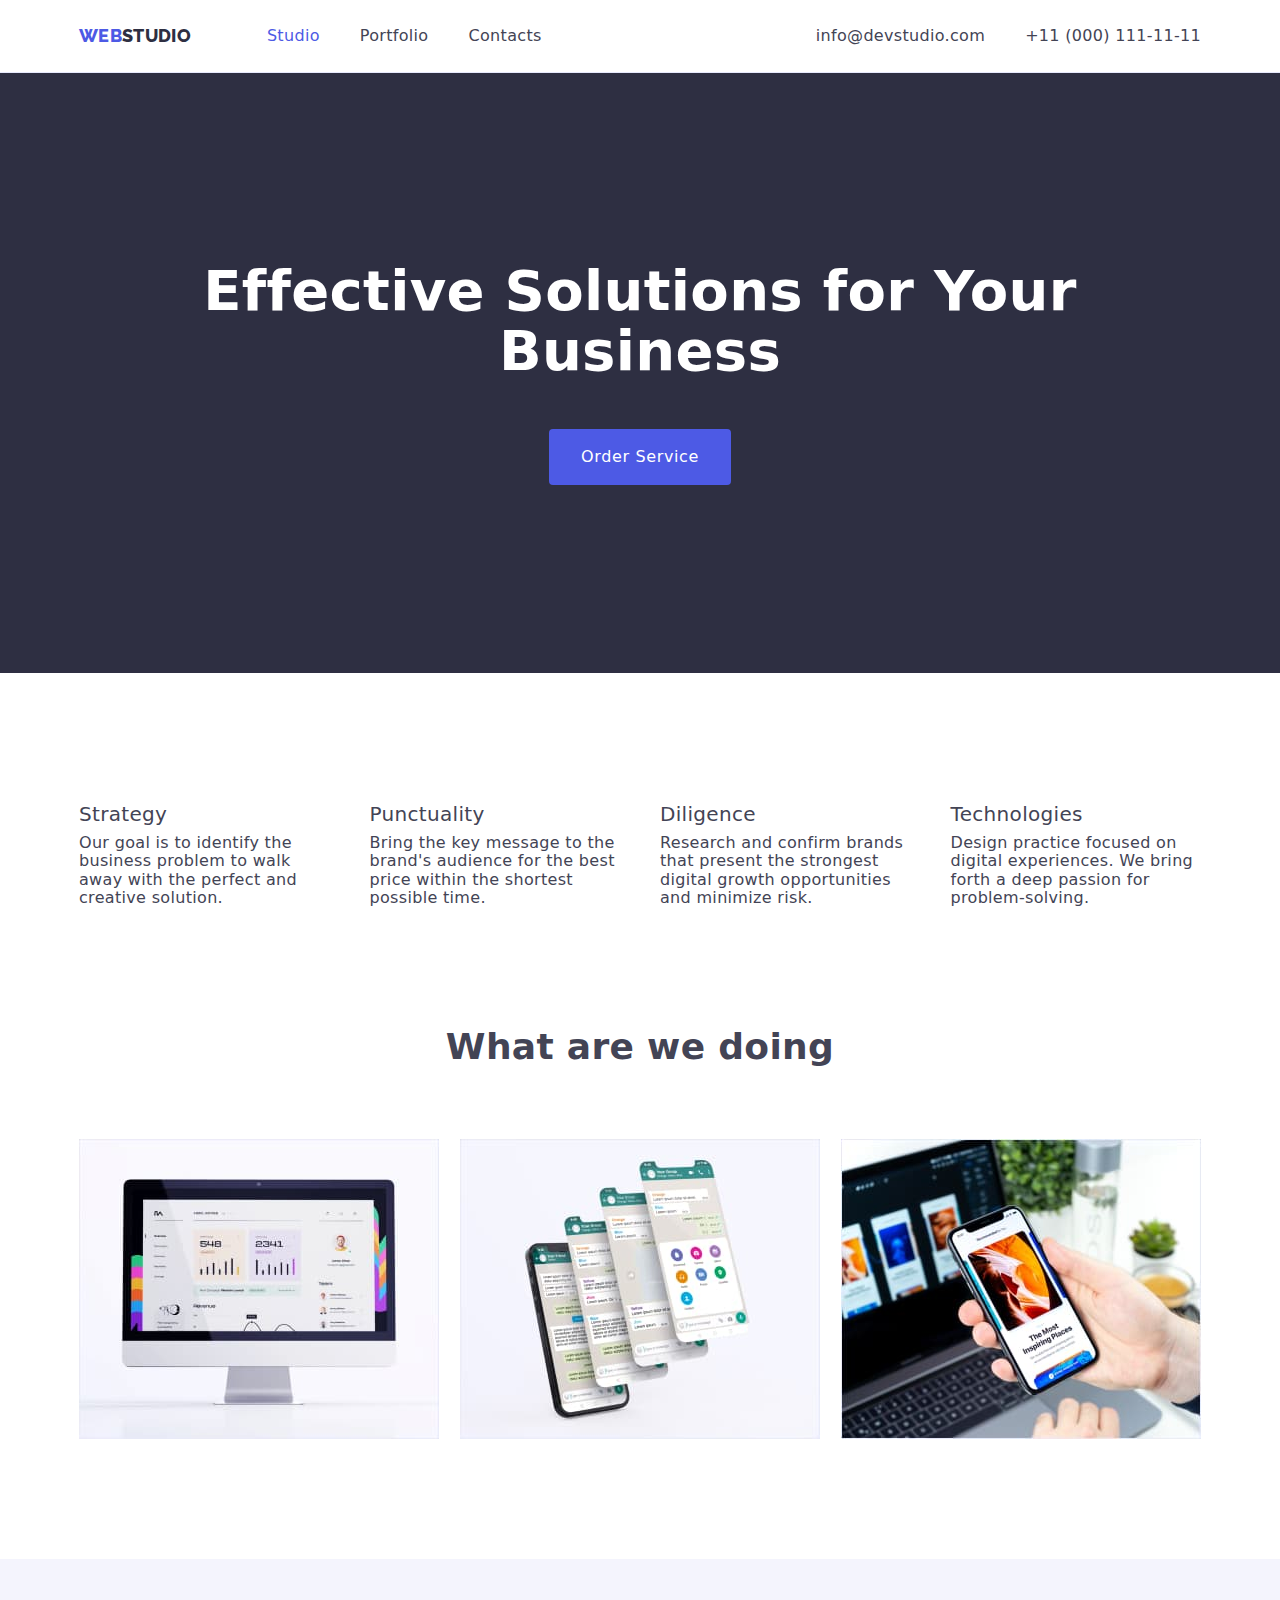
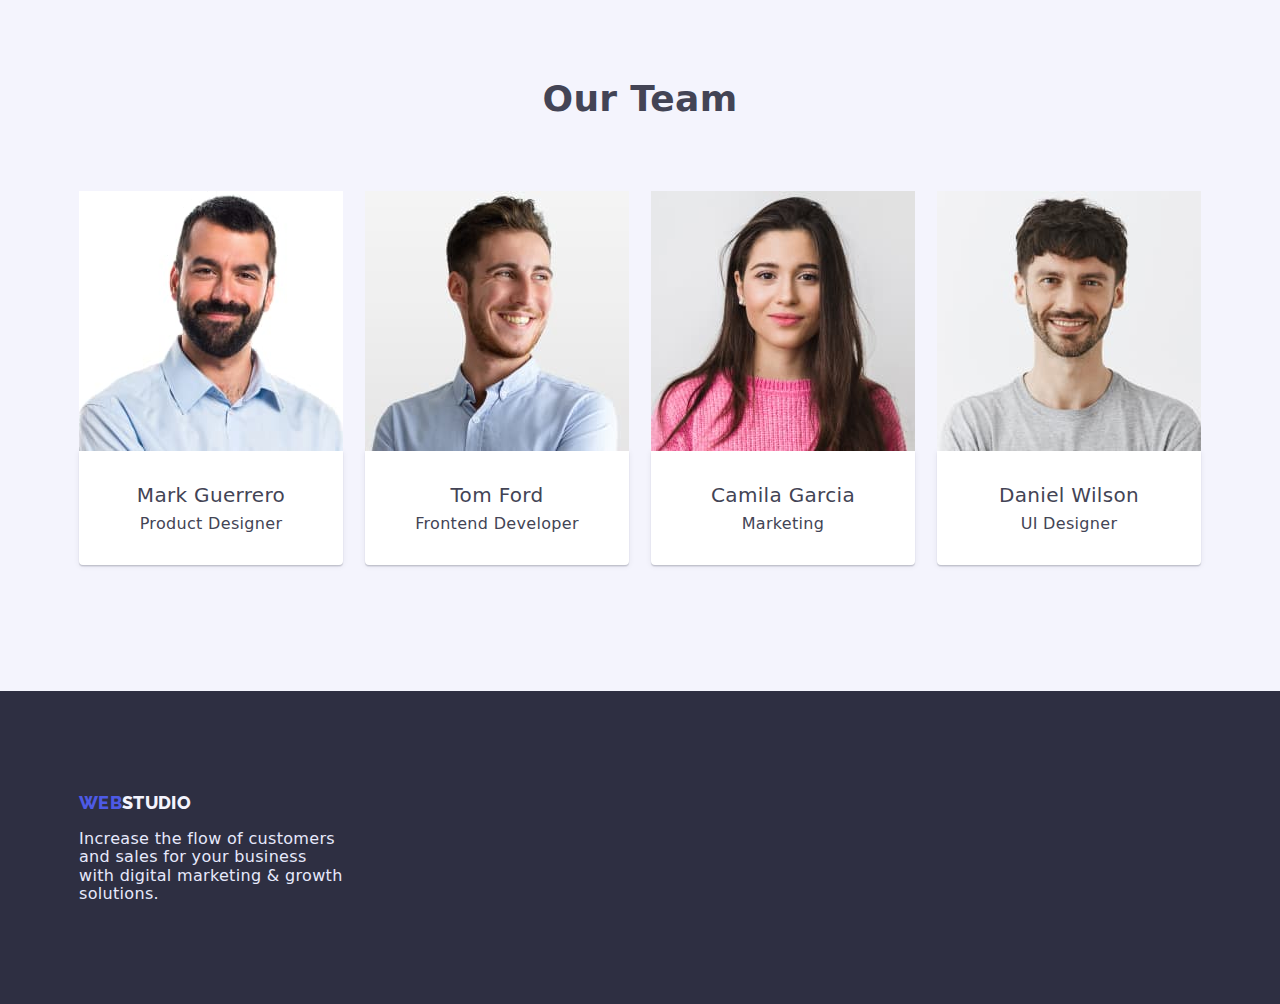
<file: index.html>
<!DOCTYPE html>
<html lang="en">
  <head>
    <meta charset="UTF-8" />
    <meta http-equiv="X-UA-Compatible" content="IE=edge" />
    <meta name="viewport" content="width=device-width, initial-scale=1.0" />

    <title>resume</title>
  
    <link
      href="https://fonts.googleapis.com/css2?family=Raleway:wght@800&family=Roboto:wght@400;500;700&display=swap"
      rel="stylesheet"
    />
    <link rel="stylesheet" href="./css/styles.css" />
    <link
    href="https://cdn.jsdelivr.net/npm/modern-normalize@1.1.0/modern-normalize.min.css"
    rel="stylesheet"
  />
   
  </head>
  <body>
    <header class="top">
      <div class="conteiner">
        <div class="header-nav">
        <nav>
          <div class="internal-nav">
        <a href="./index.html" class="logo"
          >WEB<span class="accent-1">STUDIO</span></a
        >
        <ul class="nav-link">
          <li class="li">
            <a href="" class="link curent">Studio</a>
          </li>
          <li class="li"><a href="./portfolio.html" class="link">Portfolio</a></li>
          <li class="li"><a href="" class="link">Contacts</a></li>
        </ul>
      </div>
      </nav>
      <address class="adr-heder">
        <ul class="auth-nav">
          <li class="li">
            <a href="mailto:info@devstudio.com" class="address">info@devstudio.com</a>
          </li>
          <li class="li">
            <a href="tel:+110001111111" class="address">+11 (000) 111-11-11</a>
          </li>
        </ul>
      </address>
    </div>
      </div>
    </header>

    <main>
      
      <section class="giant">
        <div class="conteiner">
        <h1 class="title">Effective Solutions for Your Business</h1>
        <button type="button" class="button giant">Order Service</button>
      </div>
      </section>

      <section class="methods">
        <div class="conteiner">
          
        <ul class="title-p">
          <li class="li">
            <h3 class="title">Strategy</h3>
            <p class="text-p">
              Our goal is to identify the business problem to walk away with the
              perfect and creative solution.
            </p>
          </li>

          <li class="li">
            <h3 class="title">Punctuality</h3>
            <p class="text-p">
              Bring the key message to the brand's audience for the best price
              within the shortest possible time.
            </p>
          </li>

          <li class="li">
            <h3 class="title">Diligence</h3>
            <p class="text-p">
              Research and confirm brands that present the strongest digital
              growth opportunities and minimize risk.
            </p>
          </li>

          <li class="li">
            <h3 class="title">Technologies</h3>
            <p class="text-p">
              Design practice focused on digital experiences. We bring forth a
              deep passion for problem-solving.
            </p>
          </li>
        </ul>
       
        </div>
      </section>
      <section class="works">
        <div class="conteiner metodu">
        <h2 class="big-title">What are we doing</h2>
        <ul class="work">
          <li class="li">
            <img src="./images/comp.jpg" alt="computer" width="360" />
          </li>

          <li class="li">
            <img src="./images/tel.jpg" alt="phone" width="360" />
          </li>
          <li class="li">
            <img
              src="./images/compandtel.jpg"
              alt="phone and computer"
              width="360"
            />
          </li>
        </ul>
        </div>
        </section>
      </section>

      <section class="team">
        <div class="conteiner">
        <h2 class="big-title">Our Team</h2>
        <ul class="title-img">
          <li class="li">
            <img src="./images/mark.jpg" alt="mark" width="264" class="foto"/>
            <div class="team-img"><h3 class="title">Mark Guerrero</h3>
            <p class="text-p">Product Designer</p></div>
          </li>
          <li class="li">
            <img src="./images/tom.jpg" alt="tom" width="264"class="foto" />
            <div class="team-img"><h3 class="title">Tom Ford</h3>
            <p class="text-p">Frontend Developer</p></div>
          </li>
          <li class="li">
            <img src="./images/camila.jpg" alt="camila" width="264" class="foto"/>
            <div class="team-img"><h3 class="title">Camila Garcia</h3>
            <p class="text-p">Marketing</p></div>
          </li>
          <li class="li">
            <img src="./images/daniel.jpg" alt="daniel" width="264" class="foto"/>
            <div class="team-img"><h3 class="title">Daniel Wilson</h3>
            <p class="text-p">UI Designer</p></div>
          </li>
        </ul>
        </div>
      </section>
    </main>
    <footer class="footer">
      <div class="conteiner">
        
          <a href="./index.html" class="logo"
          >WEB<span class="accent-2">STUDIO</span></a
        >
      <p class="footer-p">
        Increase the flow of customers and sales for your business with digital
        marketing & growth solutions.
      </p>
   
      </div>
    </footer>
  </body>
</html>
</file>
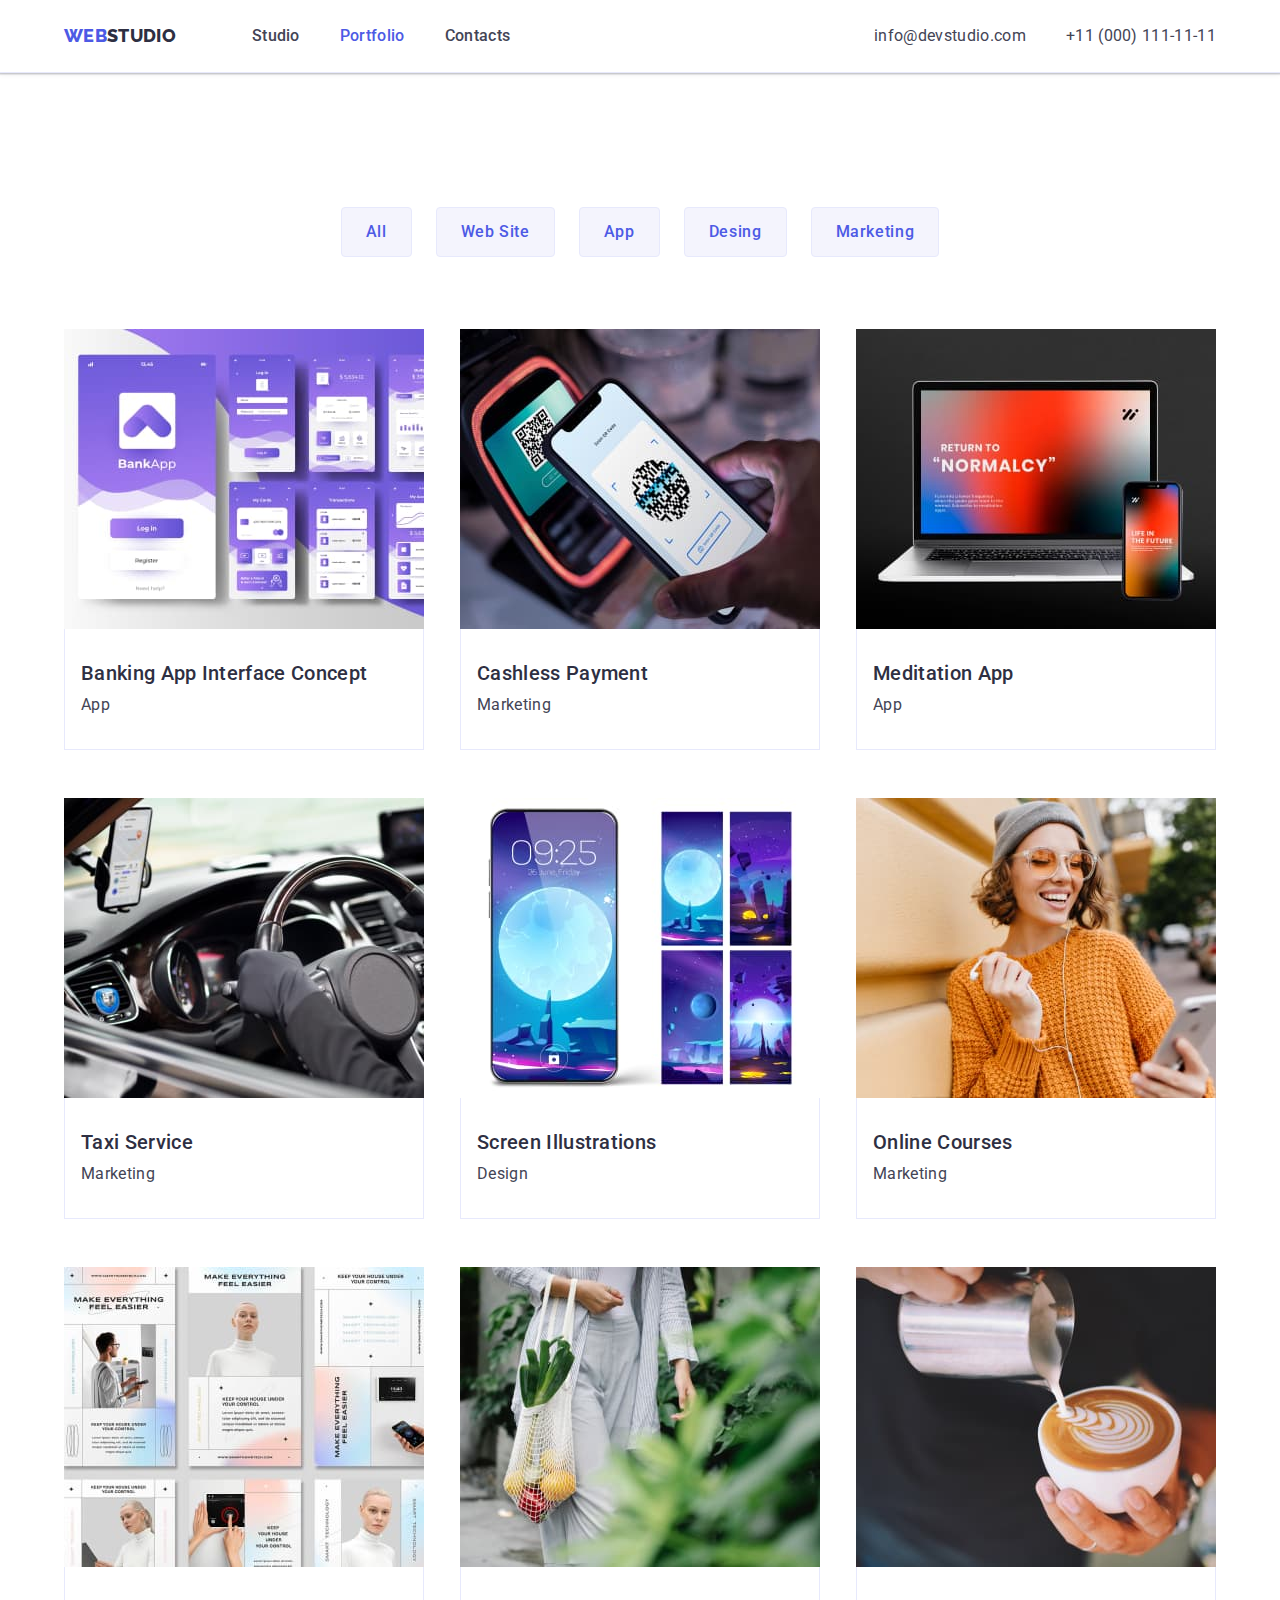
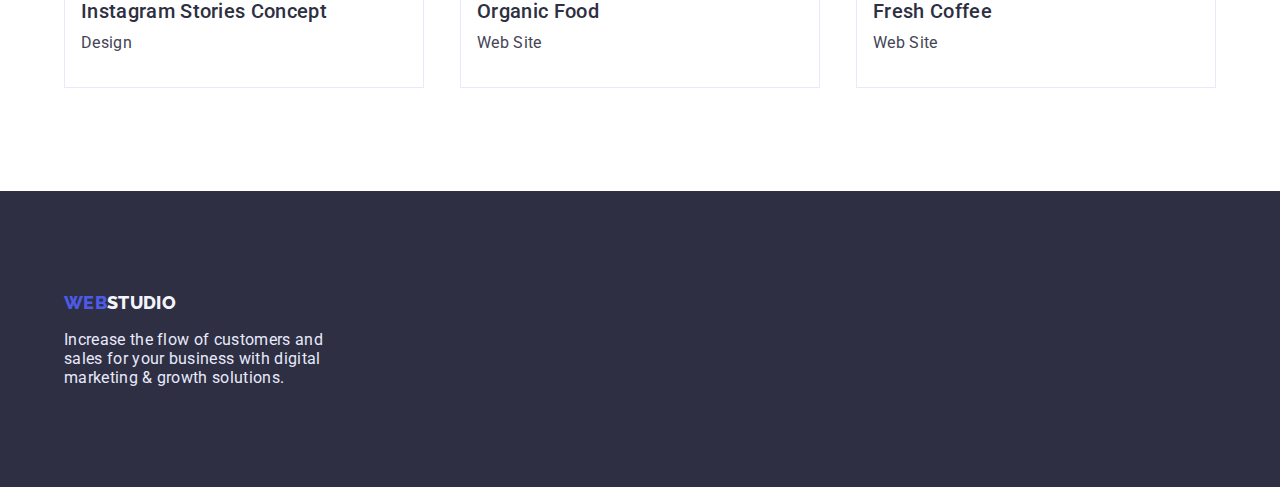
<file: portfolio.html>
<!DOCTYPE html>
<html lang="en">
  <head>
    <meta charset="UTF-8" />
    <meta http-equiv="X-UA-Compatible" content="IE=edge" />
    <meta name="viewport" content="width=device-width, initial-scale=1.0" />

    <title>resume</title>
    <link
      href="https://fonts.googleapis.com/css2?family=Raleway:wght@800&family=Roboto:wght@400;500;700&display=swap"
      rel="stylesheet"
    />

    <link rel="stylesheet" href="./css/styles.css" />
  </head>
  <body>
    <header class="top">
      <div class="conteiner">
        <div class="header-nav">
          <nav>
            <div class="internal-nav">
              <a href="./index.html" class="logo"
                >WEB<span class="accent-1">STUDIO</span></a
              >
              <ul class="nav-link">
                <li class="li">
                  <a href="./index.html" class="link">Studio</a>
                </li>
                <li class="li">
                  <a href="./portfolio.html" class="link curent">Portfolio</a>
                </li>
                <li class="li"><a href="" class="link">Contacts</a></li>
              </ul>
            </div>
          </nav>
          <address class="adr-heder">
            <ul class="auth-nav">
              <li class="li">
                <a href="mailto:info@devstudio.com" class="address"
                  >info@devstudio.com</a
                >
              </li>
              <li class="li">
                <a href="tel:+110001111111" class="address"
                  >+11 (000) 111-11-11</a
                >
              </li>
            </ul>
          </address>
        </div>
      </div>
    </header>

    <main>
      <section class="portfolio">
        <h1 class="invisible-title">galereja</h1>
        <div class="conteiner">
          <ul class="nav-button">
            <li class="li">
              <button type="button" class="button">All</button>
            </li>
            <li class="li">
              <button type="button" class="button">Web Site</button>
            </li>
            <li class="li">
              <button type="button" class="button">App</button>
            </li>
            <li class="li">
              <button type="button" class="button">Desing</button>
            </li>
            <li class="li">
              <button type="button" class="button">Marketing</button>
            </li>
          </ul>

          <ul class="filtr">
            <li class="li">
              <a href="" class="link">
                <img src="./images/img (8).jpg" width="360" class="foto" />
                <div class="border-img">
                  <h2 class="title">Banking App Interface Concept</h2>
                  <p class="text-img">App</p>
                </div>
              </a>
            </li>
            <li class="li">
              <a href="" class="link">
                <img src="./images/img (9).jpg" width="360" class="foto" />
                <div class="border-img">
                  <h2 class="title">Cashless Payment</h2>
                  <p class="text-img">Marketing</p>
                </div>
              </a>
            </li>
            <li class="li">
              <a href="" class="link">
                <img src="./images/img (10).jpg" width="360" class="foto" />
                <div class="border-img">
                  <h2 class="title">Meditation App</h2>
                  <p class="text-img">App</p>
                </div>
              </a>
            </li>
            <li class="li">
              <a href="" class="link">
                <img src="./images/img (11).jpg" width="360" class="foto" />
                <div class="border-img">
                  <h2 class="title">Taxi Service</h2>
                  <p class="text-img">Marketing</p>
                </div>
              </a>
            </li>
            <li class="li">
              <a href="" class="link">
                <img src="./images/img (12).jpg" width="360" class="foto" />
                <div class="border-img">
                  <h2 class="title">Screen Illustrations</h2>
                  <p class="text-img">Design</p>
                </div>
              </a>
            </li>
            <li class="li">
              <a href="" class="link">
                <img src="./images/img (13).jpg" width="360" class="foto" />
                <div class="border-img">
                  <h2 class="title">Online Courses</h2>
                  <p class="text-img">Marketing</p>
                </div>
              </a>
            </li>
            <li class="li">
              <a href="" class="link">
                <img src="./images/img (14).jpg" width="360" class="foto" />
                <div class="border-img">
                  <h2 class="title">Instagram Stories Concept</h2>
                  <p class="text-img">Design</p>
                </div>
              </a>
            </li>
            <li class="li">
              <a href="" class="link">
                <img src="./images/img (15).jpg" width="360" class="foto" />
                <div class="border-img">
                  <h2 class="title">Organic Food</h2>
                  <p class="text-img">Web Site</p>
                </div>
              </a>
            </li>

            <li class="li">
              <a href="" class="link">
                <img src="./images/img (16).jpg" width="360" class="foto" />
                <div class="border-img">
                  <h2 class="title">Fresh Coffee</h2>
                  <p class="text-img">Web Site</p>
                </div>
              </a>
            </li>
          </ul>
        </div>
      </section>
    </main>
    <footer class="footer">
      <div class="conteiner">
        
          <a href="./index.html" class="logo"
          >WEB<span class="accent-2">STUDIO</span></a
        >
      <p class="footer-p">
        Increase the flow of customers and sales for your business with digital
        marketing & growth solutions.
      </p>
   
      </div>
    </footer> 
  </body>
</html>
</file>
<file: css/styles.css>
/*скидання стилів*/
h1,
h2,
h3,
h4,
p {
  margin-top: 0;
  margin-bottom: 0;
}

ul,
ol {
  margin-top: 0;
  margin-bottom: 0;
  padding-left: 0;
}
img {
  display: block;
}
/*геометрія*/
.conteiner {
  margin-left: auto;
  margin-right: auto;
  width: 1152px;
  padding-left: 15px;
  padding-right: 15px;
}

/*коріл logo- #4D5AE5-web
коріл logo- #F4F4FD-studio
*/
/*головний коріл - #434455*/
/*вторичний коріл - #2E2F42*/
/*коріл тексту гіганта - #FFFFFF*/
/*коріл футера - #E7E9FC*/
/*кнопка-#4D5AE5*/
/*колір ховера -№404BBF*/

:root {
  --primary-text-color: #434455;
  --title_text-color: #2e2f42;
  --accent-color: #4d5ae5;
  --color-hover: #404bbf;
  --color-giant: #ffffff;
  --bgcolor-button: #f4f4fd;
  --color-footera:#E7E9FC;
}

body {
  color: var(--primary-text-color);
  font-family: Roboto, sans-serif;
  letter-spacing: 0.02em;
  margin: 0;
}

/*header*/
.top {
    border-bottom: 1px solid var(--color-footera);
    box-shadow: 0px 1px 6px 
    rgba(46, 47, 66, 0.08), 0px
    1px 1px rgba(46, 47, 66, 0.16), 0px 2px 1px
    rgba(46, 47, 66, 0.08);
  background-color: var(--color-giant);

}
.logo {
  margin-top: 24px;
  margin-bottom: 24px;
  margin-right: 76px;
  font-family: Raleway, sans-serif;
  color: var(--accent-color);
  font-weight: 800;
  font-size: 18px;
  line-height: 1.3;
  text-decoration: none;
}

.accent-1 {
  color: var(--title_text-color);
}
.accent-2 {
  color: var(--bgcolor-button);
}

.nav-link {
  display: flex;
}
.nav-link .li:not(:last-child) {
  margin-right: 40px;
}

.nav-link .link {
  display: block;
  padding-top: 24px;
  padding-bottom: 24px;
  color: var(--title-text-color);
  font-weight: 500;
  font-size: 16px;
  line-height: 1.5;
  text-decoration: none;
}

.nav-link .link:hover,
.nav-link .link:focus {
  color: var(--accent-color);
}

.nav-link .link.curent {
  color: var(--accent-color);
}
.adr-heder {
  margin-left: auto;
}
.auth-nav {
  display: flex;
  margin-left: auto;
}
.auth-nav .li:not(:last-child) {
  margin-right: 40px;
}

.address {
  color: var(--primary-text-color);
  font-size: 16px;
  line-height: 1.5;
  text-decoration: none;
  font-style: normal;
}

.address:hover,
.address:focus {
  color: var(--color-hover);
}
/*розташовування в рядок елементів*/
.header-nav {
  display: flex;
  align-items: center;
}

.internal-nav {
  display: flex;
  align-items: center;
}

/*main*/
ul {
  list-style: none;
}

.giant {
    padding-bottom: 188px 0;
  text-align: center;
  background-color: var(--title_text-color);
}
.giant .title {
  padding-top: 188px;
  margin-bottom: 48px;

  color: var(--color-giant);
  font-weight: 700;
  font-size: 56px;
  line-height: 1.07;
  text-align: center;
}
.button.giant {
  margin-bottom: 188px;
  border-style: none;
  cursor: pointer;
}

/*button*/
.button {
  border-radius: 4px;
  padding: 16px 32px;
  /*min-width: 169px;*/
  border: 1px solid var(--bgcolor-button);
  font-family: inherit;
  color: var(--color-giant);
  background-color: var(--accent-color);
  font-weight: 500;
  font-size: 16px;
  line-height: 1.5;
  letter-spacing: 0.04em;
  
}

.button:hover,
.button:focus {
  background-color: var(--color-hover);
}


.internal-conteiner {
  display: flex;
}

.methods {
  padding-top: 129px;
  padding-bottom: 120px;
}
/*.conteiner.metodu {
  padding-bottom: 120px;
}*/
.works{
    padding-bottom: 120px;
}
.title-p {
  display: flex;
}
.title-p .li {
  width: 264px;
}
.title-p .li:not(:last-child) {
  margin-right: 40px;
}

.title-p .title {
  margin-bottom: 8px;
  color: var(--title-text-color);
  font-weight: 500;
  font-size: 20px;
  line-height: 1.2;
}

.team {
  padding-top: 120px;
  padding-bottom: 120px;
  background-color: var(--bgcolor-button);
}
.team-img {
  background-color: var(--color-giant);
  padding-top: 32px;
  padding-bottom: 32px;
  box-shadow: 0px 1px 6px 
  rgba(46, 47, 66, 0.08), 0px
  1px 1px rgba(46, 47, 66, 0.16), 0px 2px 1px
  rgba(46, 47, 66, 0.08);
  border-radius: 0px 0px 4px 4px;

}

.work {
  display: flex;
  justify-content: space-between;
}

.big-title {
  margin-bottom: 72px;
  color: var(--title-text-color);
  font-weight: 700;
  font-size: 36px;
  line-height: 1.1;
  text-align: center;
}

.foto {
  display: block;
}
.title-img {
  display: flex;
  justify-content: space-between;
}
.title-img .li {
  width: 264px;
  height: 380px;
}
.title-img .title {
  text-align: center;
  margin-bottom: 8px;
  color: var(--title-text-color);
  font-weight: 500;
  font-size: 20px;
  line-height: 1.2;
}
/*.title-p .text-p {
   
    margin-bottom: 32px;
  font-size: 16px;
  line-height: 1.5;
}*/
.title-img .li .text-p {
  text-align: center;
}

/*footer*/
.footer-p {
  margin-top: 16px;
  width: 264px;
  color: var(--color-footera);
}

.footer {
    padding-top: 100px;
    padding-bottom: 100px;
  background-color: var(--title_text-color);
}

/*portfolio*/

.portfolio {
  padding-top: 96px;
  padding-bottom: 103px;
}
.invisible-title{
    opacity: 0;
}
.filtr .title {
  color: var(--title_text-color);
  margin-bottom: 8px;
  font-family: inherit;
  font-weight: 500;
  font-size: 20px;
  line-height: 1.2;
}
.filtr .text-img {
  color: var(--primary-text-color);
  font-size: 16px;
  line-height: 1.5;
}
.nav-button {
  display: flex;
  justify-content: center;
}
.nav-button .li:not(:last-child) {
  margin-right: 24px;
}
.nav-button .button { 
  margin-bottom: 72px;
  font-family: inherit;
  color: var(--accent-color);
  background-color: var(--bgcolor-button);
  border: 1px solid var(--color-footera);
  border-radius: 4px;

  font-weight: 500;
  font-size: 16px;
  line-height: 1.5;
  letter-spacing: 0.04em;
  cursor: pointer;

  padding: 12px 24px;
}

.nav-button .button:hover,
.nav-button .button:focus {
  background-color: var(--accent-color);
  color: var(--color-giant);
}
.filtr .link {
  text-decoration: none;
}
.filtr {
  display: flex;
  flex-wrap: wrap;
  justify-content: space-between;
}
.filtr .li {
  width: 360px;
  margin-bottom: 48px;

  /* margin-right:24px */
}

.border-img {
  padding-top: 32px;
  padding-bottom: 32px;
  padding-left: 16px;
  border: 1px solid #e7e9fc;
  border-top: none;
}

/*.filtr .li :nth-child(3n){
    margin-right: 0;
}*/
.filtr .li:nth-last-child(-n + 3) {
  margin-bottom: 0;
}
</file>
